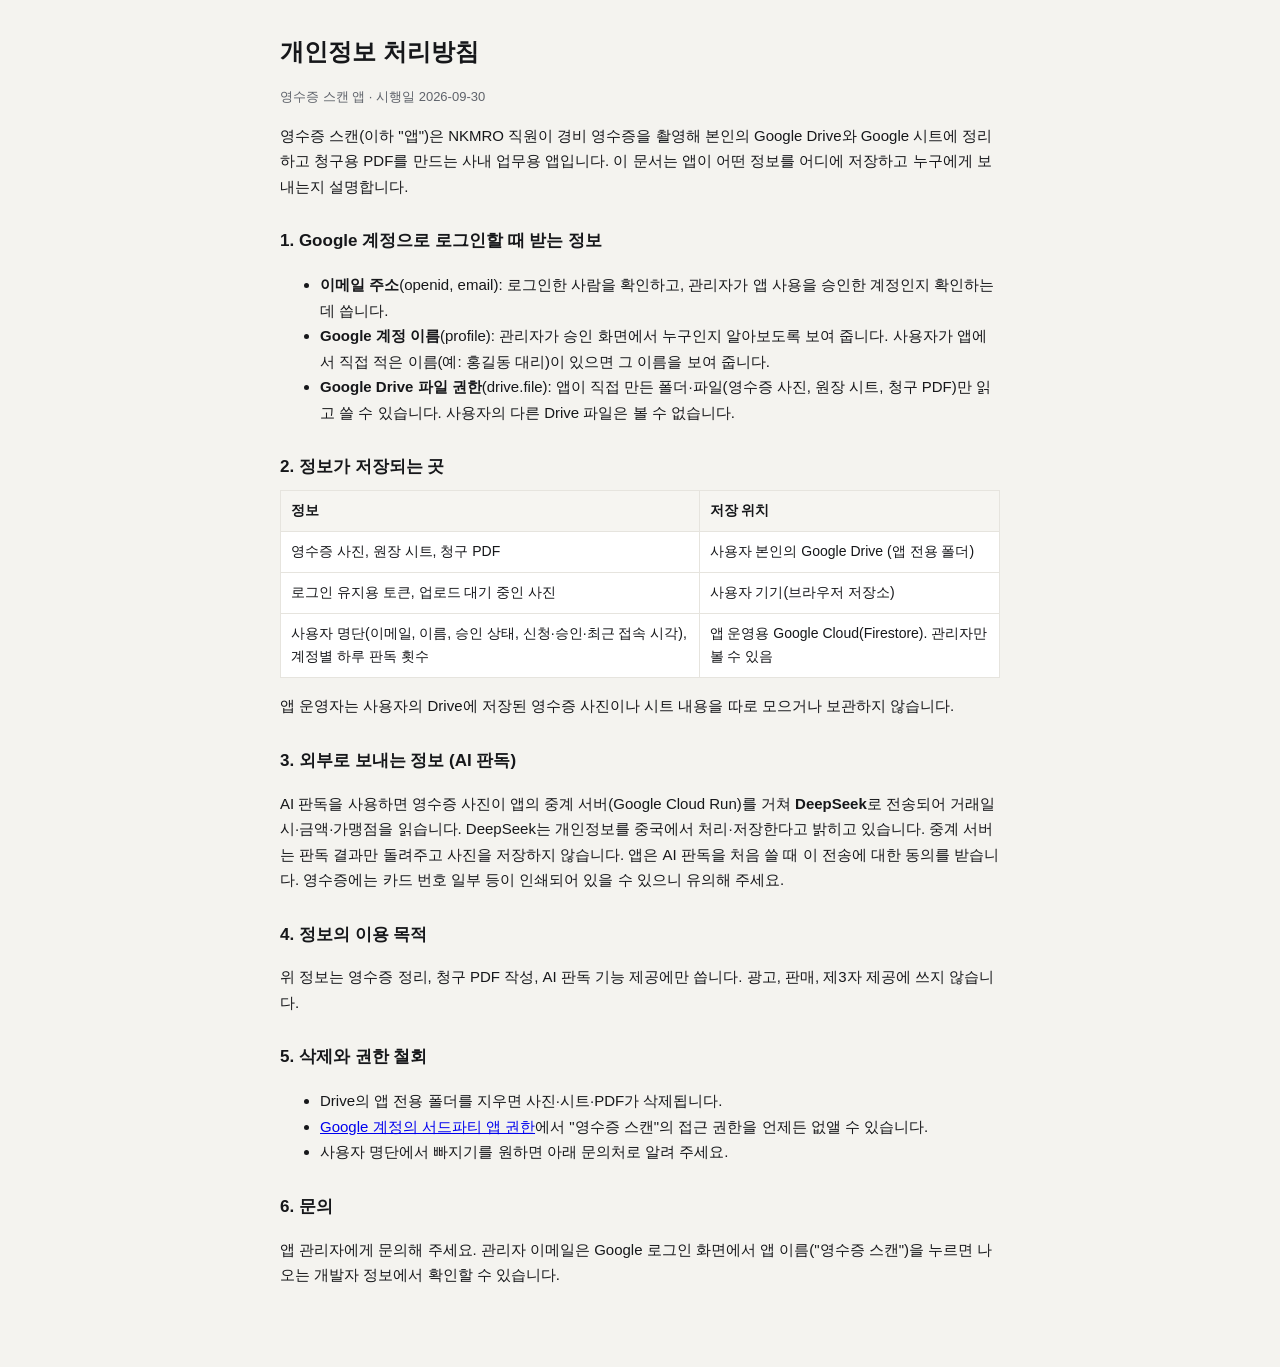
<file: privacy.html>
<!doctype html>
<html lang="ko">
<head>
<meta charset="utf-8">
<meta name="viewport" content="width=device-width, initial-scale=1, maximum-scale=1, user-scalable=no">
<title>개인정보 처리방침 · 영수증 스캔</title>
<style>
body{margin:0;font-family:-apple-system,BlinkMacSystemFont,'Apple SD Gothic Neo','Malgun Gothic',sans-serif;background:#F4F3EF;color:#16171A;line-height:1.7}
main{max-width:720px;margin:0 auto;padding:32px 20px 64px}
h1{font-size:24px;margin:0 0 4px}
h2{font-size:17px;margin:28px 0 8px}
p,li{font-size:15px}
.meta{color:#5E626A;font-size:13px}
table{border-collapse:collapse;width:100%;font-size:14px;background:#fff}
th,td{border:1px solid #E6E4DE;padding:8px 10px;text-align:left;vertical-align:top}
th{background:#F6F5F1}
</style>
</head>
<body>
<main>
<h1>개인정보 처리방침</h1>
<p class="meta">영수증 스캔 앱 · 시행일 2026-09-30</p>

<p>영수증 스캔(이하 "앱")은 NKMRO 직원이 경비 영수증을 촬영해 본인의 Google Drive와 Google 시트에 정리하고 청구용 PDF를 만드는 사내 업무용 앱입니다. 이 문서는 앱이 어떤 정보를 어디에 저장하고 누구에게 보내는지 설명합니다.</p>

<h2>1. Google 계정으로 로그인할 때 받는 정보</h2>
<ul>
<li><b>이메일 주소</b>(openid, email): 로그인한 사람을 확인하고, 관리자가 앱 사용을 승인한 계정인지 확인하는 데 씁니다.</li>
<li><b>Google 계정 이름</b>(profile): 관리자가 승인 화면에서 누구인지 알아보도록 보여 줍니다. 사용자가 앱에서 직접 적은 이름(예: 홍길동 대리)이 있으면 그 이름을 보여 줍니다.</li>
<li><b>Google Drive 파일 권한</b>(drive.file): 앱이 직접 만든 폴더·파일(영수증 사진, 원장 시트, 청구 PDF)만 읽고 쓸 수 있습니다. 사용자의 다른 Drive 파일은 볼 수 없습니다.</li>
</ul>

<h2>2. 정보가 저장되는 곳</h2>
<table>
<tr><th>정보</th><th>저장 위치</th></tr>
<tr><td>영수증 사진, 원장 시트, 청구 PDF</td><td>사용자 본인의 Google Drive (앱 전용 폴더)</td></tr>
<tr><td>로그인 유지용 토큰, 업로드 대기 중인 사진</td><td>사용자 기기(브라우저 저장소)</td></tr>
<tr><td>사용자 명단(이메일, 이름, 승인 상태, 신청·승인·최근 접속 시각), 계정별 하루 판독 횟수</td><td>앱 운영용 Google Cloud(Firestore). 관리자만 볼 수 있음</td></tr>
</table>
<p>앱 운영자는 사용자의 Drive에 저장된 영수증 사진이나 시트 내용을 따로 모으거나 보관하지 않습니다.</p>

<h2>3. 외부로 보내는 정보 (AI 판독)</h2>
<p>AI 판독을 사용하면 영수증 사진이 앱의 중계 서버(Google Cloud Run)를 거쳐 <b>DeepSeek</b>로 전송되어 거래일시·금액·가맹점을 읽습니다. DeepSeek는 개인정보를 중국에서 처리·저장한다고 밝히고 있습니다. 중계 서버는 판독 결과만 돌려주고 사진을 저장하지 않습니다. 앱은 AI 판독을 처음 쓸 때 이 전송에 대한 동의를 받습니다. 영수증에는 카드 번호 일부 등이 인쇄되어 있을 수 있으니 유의해 주세요.</p>

<h2>4. 정보의 이용 목적</h2>
<p>위 정보는 영수증 정리, 청구 PDF 작성, AI 판독 기능 제공에만 씁니다. 광고, 판매, 제3자 제공에 쓰지 않습니다.</p>

<h2>5. 삭제와 권한 철회</h2>
<ul>
<li>Drive의 앱 전용 폴더를 지우면 사진·시트·PDF가 삭제됩니다.</li>
<li><a href="https://myaccount.google.com/permissions">Google 계정의 서드파티 앱 권한</a>에서 "영수증 스캔"의 접근 권한을 언제든 없앨 수 있습니다.</li>
<li>사용자 명단에서 빠지기를 원하면 아래 문의처로 알려 주세요.</li>
</ul>

<h2>6. 문의</h2>
<p>앱 관리자에게 문의해 주세요. 관리자 이메일은 Google 로그인 화면에서 앱 이름("영수증 스캔")을 누르면 나오는 개발자 정보에서 확인할 수 있습니다.</p>
</main>
</body>
</html>
</file>
